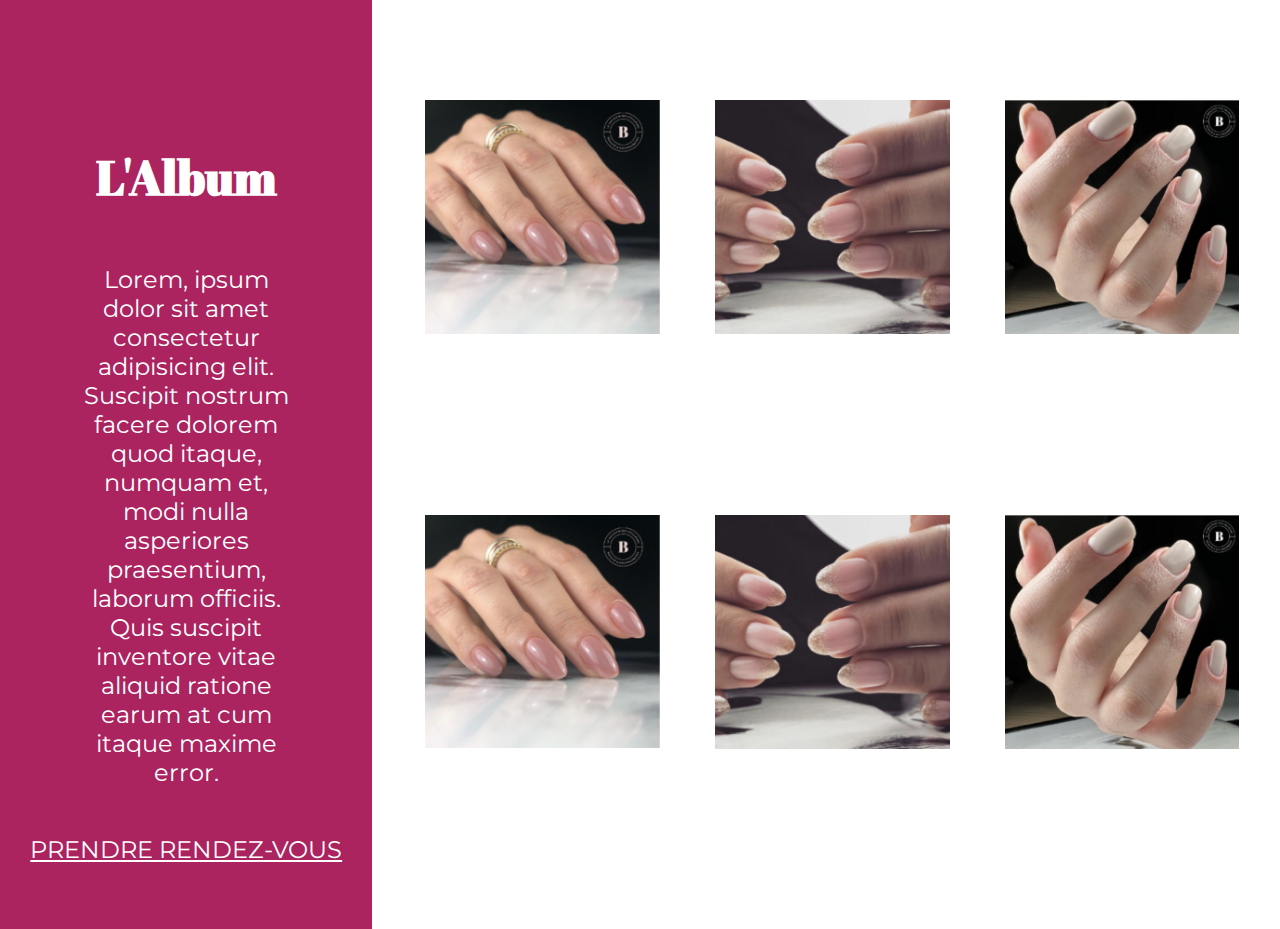
<file: album.html>
<!DOCTYPE html>
<html lang="fr">
<head>
    <meta charset="UTF-8">
    <meta http-equiv="X-UA-Compatible" content="IE=edge">
    <meta name="viewport" content="width=device-width, initial-scale=1.0">
    <title>Le Boudoir - Album</title>

    <link rel="preconnect" href="https://fonts.googleapis.com">
    <link rel="preconnect" href="https://fonts.gstatic.com" crossorigin>
    <link href="https://fonts.googleapis.com/css2?family=Abril+Fatface&family=Josefin+Sans:wght@300;400&family=Montserrat:wght@300&display=swap" rel="stylesheet">

    <link href="css/album.css" rel="stylesheet">
</head>
<body>
    <div class="album">
        <h1>L'Album</h1>
        <p class="text-album">Lorem, ipsum dolor sit amet consectetur adipisicing elit. Suscipit nostrum facere dolorem quod itaque, numquam et, modi nulla asperiores praesentium, laborum officiis. Quis suscipit inventore vitae aliquid ratione earum at cum itaque maxime error.
        </p>
        <a href="https://www.instagram.com/le_boudoir_des_couleurs/">
            <p class="prendre-rdv">PRENDRE RENDEZ-VOUS</p>
        </a>
    </div>
    <div class="container">
        <div class="box">
            <img src="../img/clean-nails-1.png" alt="1">
        </div>
        <div class="box">
            <img src="../img/clean-nails-2.png" alt="2">
        </div>
        <div class="box">
            <img src="../img/clean-nails-3.png" alt="3">
        </div>
        <div class="box">
            <img src="../img/clean-nails-1.png" alt="1">
        </div>
        <div class="box">
            <img src="../img/clean-nails-2.png" alt="2">
        </div>
        <div class="box">
            <img src="../img/clean-nails-3.png" alt="3">
        </div>
    </div>
</body>
</file>
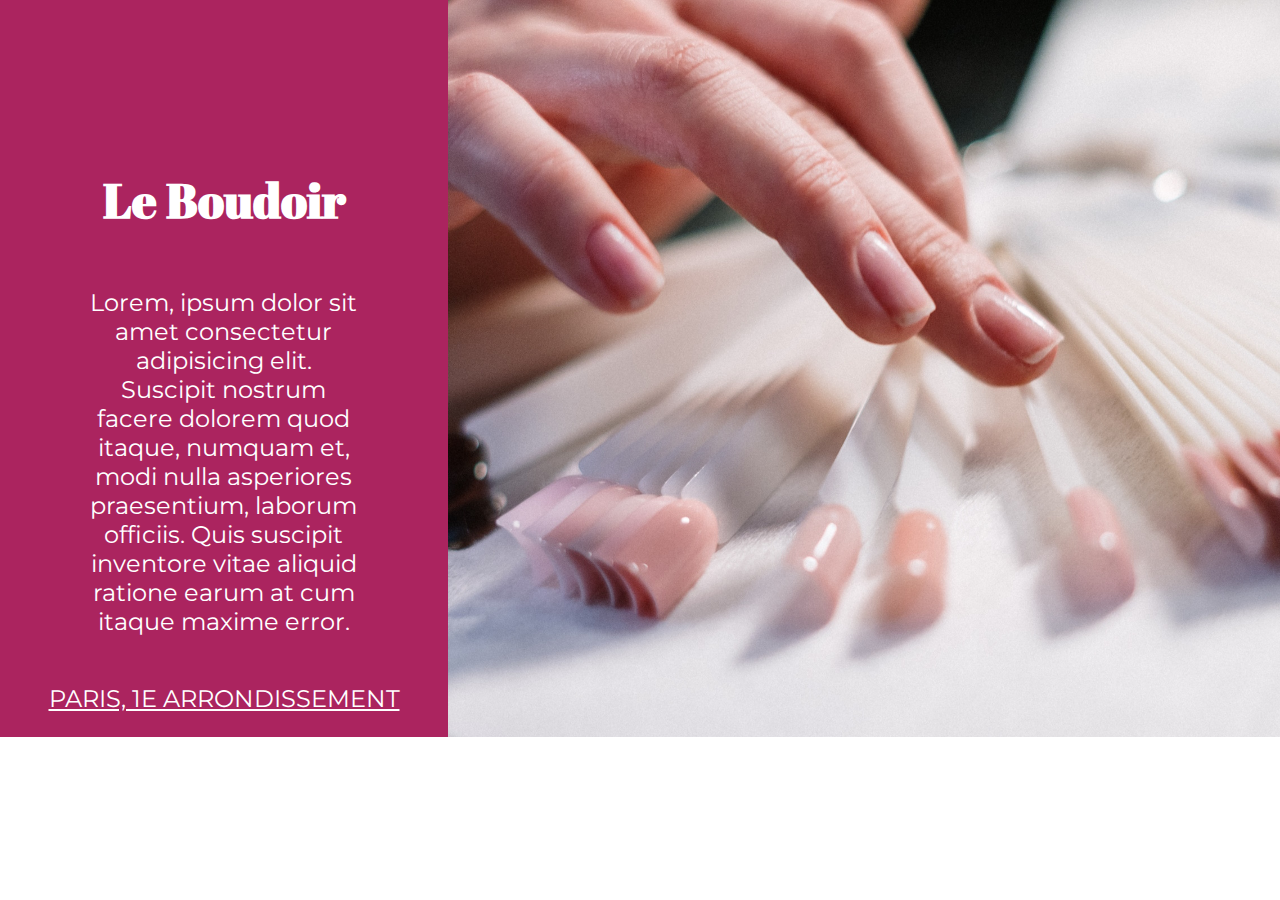
<file: boudoir.html>
<!DOCTYPE html>
<html lang="fr">
<head>
    <meta charset="UTF-8">
    <meta http-equiv="X-UA-Compatible" content="IE=edge">
    <meta name="viewport" content="width=device-width, initial-scale=1.0">
    <title>Le Boudoir - Présentation</title>

    <link rel="preconnect" href="https://fonts.googleapis.com">
    <link rel="preconnect" href="https://fonts.gstatic.com" crossorigin>
    <link href="https://fonts.googleapis.com/css2?family=Abril+Fatface&family=Josefin+Sans:wght@300;400&family=Montserrat:wght@300&display=swap" rel="stylesheet">

    <link href="css/boudoir.css" rel="stylesheet">
</head>
<body>
    <div class="presentation">
        <h1>Le Boudoir</h1>
        <p class="text-presentation">Lorem, ipsum dolor sit amet consectetur adipisicing elit. Suscipit nostrum facere dolorem quod itaque, numquam et, modi nulla asperiores praesentium, laborum officiis. Quis suscipit inventore vitae aliquid ratione earum at cum itaque maxime error.
        </p>
        <p class="lieu-presentation">PARIS, 1E ARRONDISSEMENT</p>
    </div>
    <img class="img-presentation" src="../img/img-presentation-boudoir.jpg" alt="Ongles">
</body>
</file>
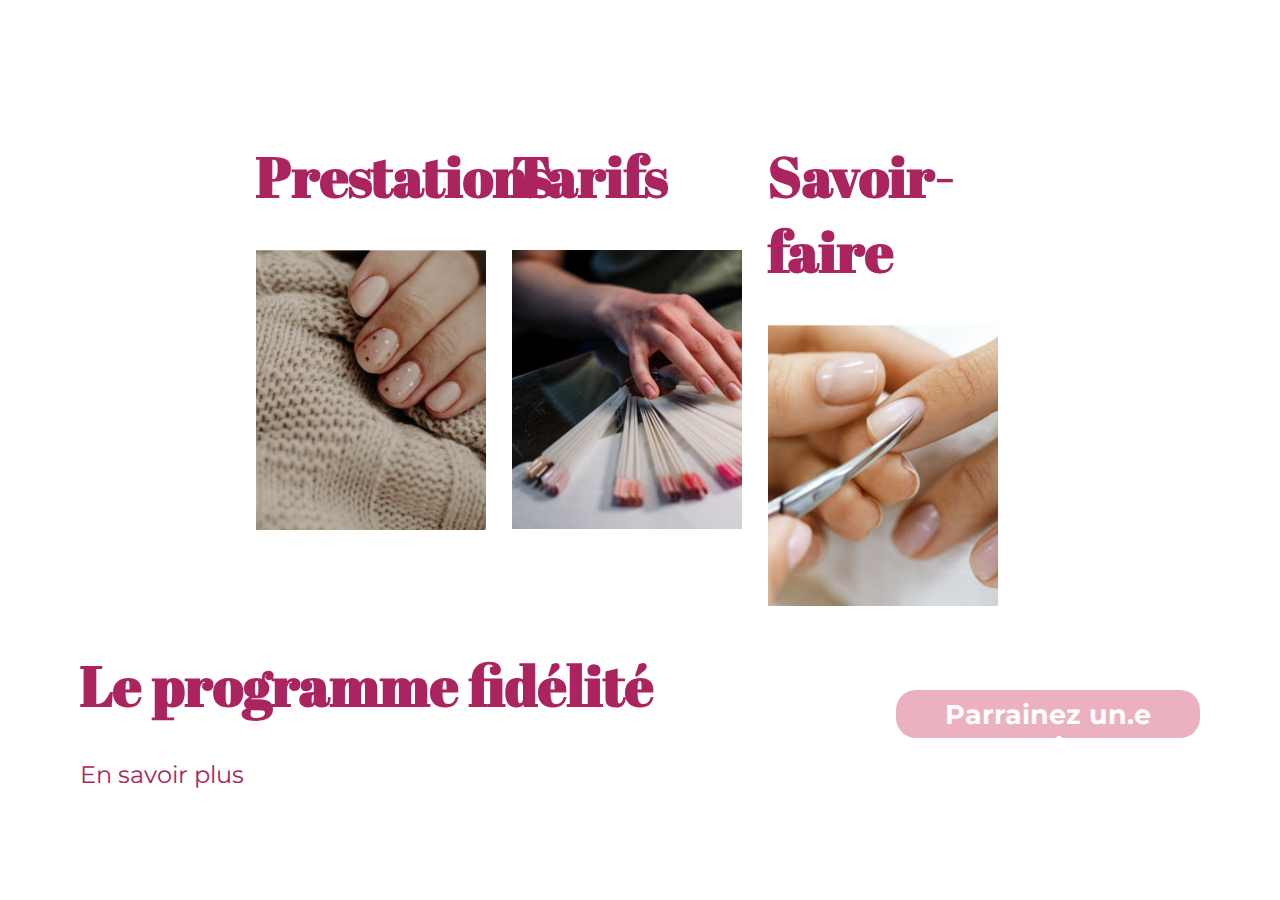
<file: prestations.html>
<!DOCTYPE html>
<html lang="fr">
<head>
    <meta charset="UTF-8">
    <meta http-equiv="X-UA-Compatible" content="IE=edge">
    <meta name="viewport" content="width=device-width, initial-scale=1.0">
    <title>Le Boudoir - Prestations</title>

    <link rel="preconnect" href="https://fonts.googleapis.com">
    <link rel="preconnect" href="https://fonts.gstatic.com" crossorigin>
    <link href="https://fonts.googleapis.com/css2?family=Abril+Fatface&family=Josefin+Sans:wght@300;400&family=Montserrat:wght@300&display=swap" rel="stylesheet">

    <link href="css/prestations.css" rel="stylesheet">
</head>
<body>
    <div class="container">
        <div class="box">
            <h1>Prestations</h1>
            <a href="../album.html">
                <img src="../img/img-prestations.jpg" alt="Prestations">
            </a>
        </div>
        <div class="box">
            <h1>Tarifs</h1>
            <a href="../tarifs.html">
                <img src="../img/img-tarifs.jpg" alt="Tarifs">
            </a>
        </div>
        <div class="box">
            <h1>Savoir-faire</h1>
            <a href="../savoir-faire.html">
                <img src="../img/img-savoir-faire.jpg" alt="Savoir-faire">
            </a>
        </div>
    </div>
    <footer>
        <div>
            <h1>Le programme fidélité</h1>
            <p>En savoir plus</p>
        </div>
        <a class="button-parrainage" href="#">Parrainez un.e ami.e</a>
    </footer>
</body>
</file>
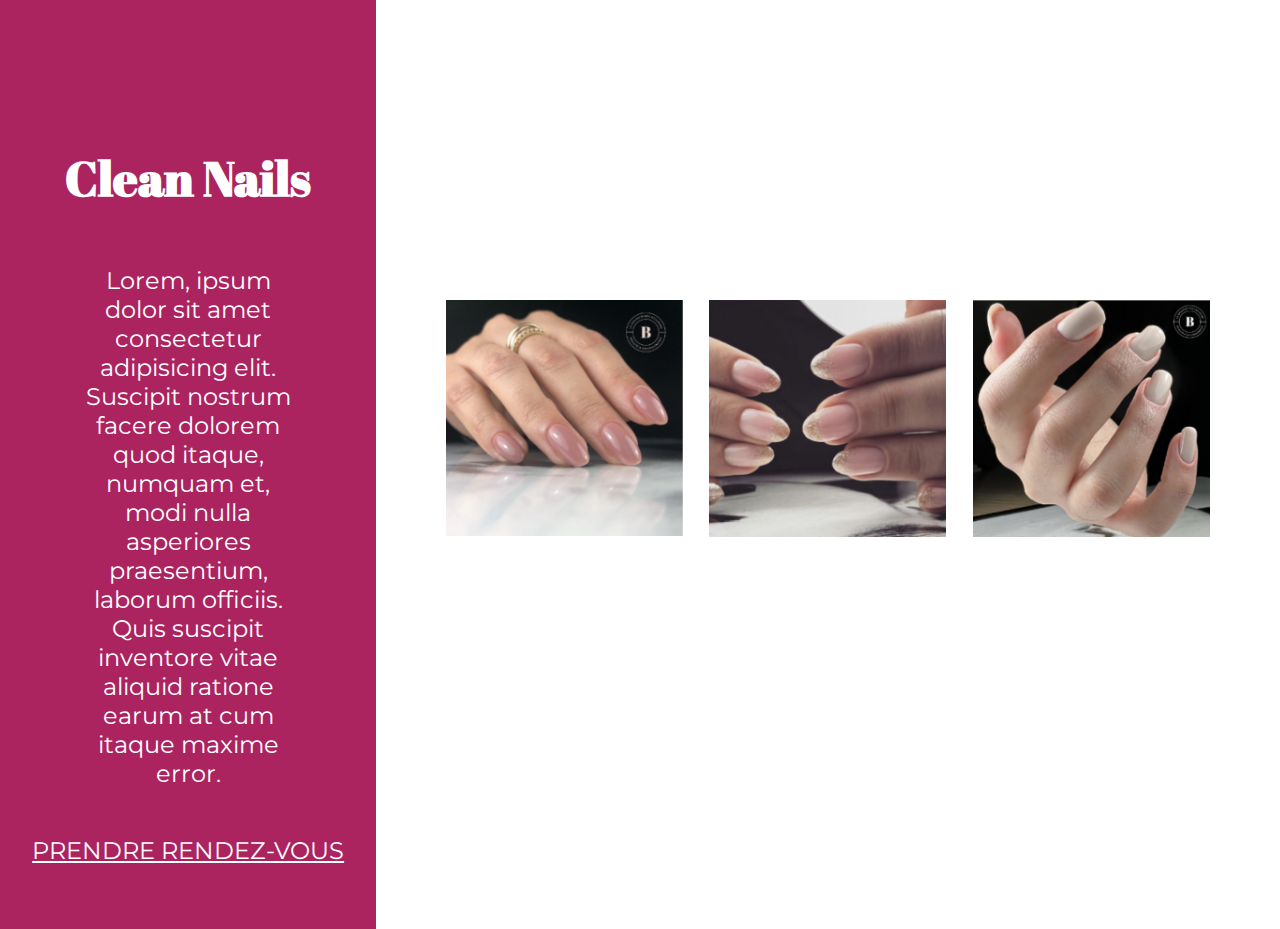
<file: savoir-faire.html>
<!DOCTYPE html>
<html lang="fr">
<head>
    <meta charset="UTF-8">
    <meta http-equiv="X-UA-Compatible" content="IE=edge">
    <meta name="viewport" content="width=device-width, initial-scale=1.0">
    <title>Le Boudoir - Savoir-faire</title>

    <link rel="preconnect" href="https://fonts.googleapis.com">
    <link rel="preconnect" href="https://fonts.gstatic.com" crossorigin>
    <link href="https://fonts.googleapis.com/css2?family=Abril+Fatface&family=Josefin+Sans:wght@300;400&family=Montserrat:wght@300&display=swap" rel="stylesheet">

    <link href="css/savoir-faire.css" rel="stylesheet">
</head>
<body>
    <div class="savoir-faire">
        <h1>Clean Nails</h1>
        <p class="text-savoir-faire">Lorem, ipsum dolor sit amet consectetur adipisicing elit. Suscipit nostrum facere dolorem quod itaque, numquam et, modi nulla asperiores praesentium, laborum officiis. Quis suscipit inventore vitae aliquid ratione earum at cum itaque maxime error.
        </p>
        <a href="https://www.instagram.com/le_boudoir_des_couleurs/">
            <p class="prendre-rdv">PRENDRE RENDEZ-VOUS</p>
        </a>
    </div>
    <div class="container">
        <div class="box">
            <img src="../img/clean-nails-1.png" alt="1">
        </div>
        <div class="box">
            <img src="../img/clean-nails-2.png" alt="2">
        </div>
        <div class="box">
            <img src="../img/clean-nails-3.png" alt="3">
        </div>
    </div>
</body>
</file>
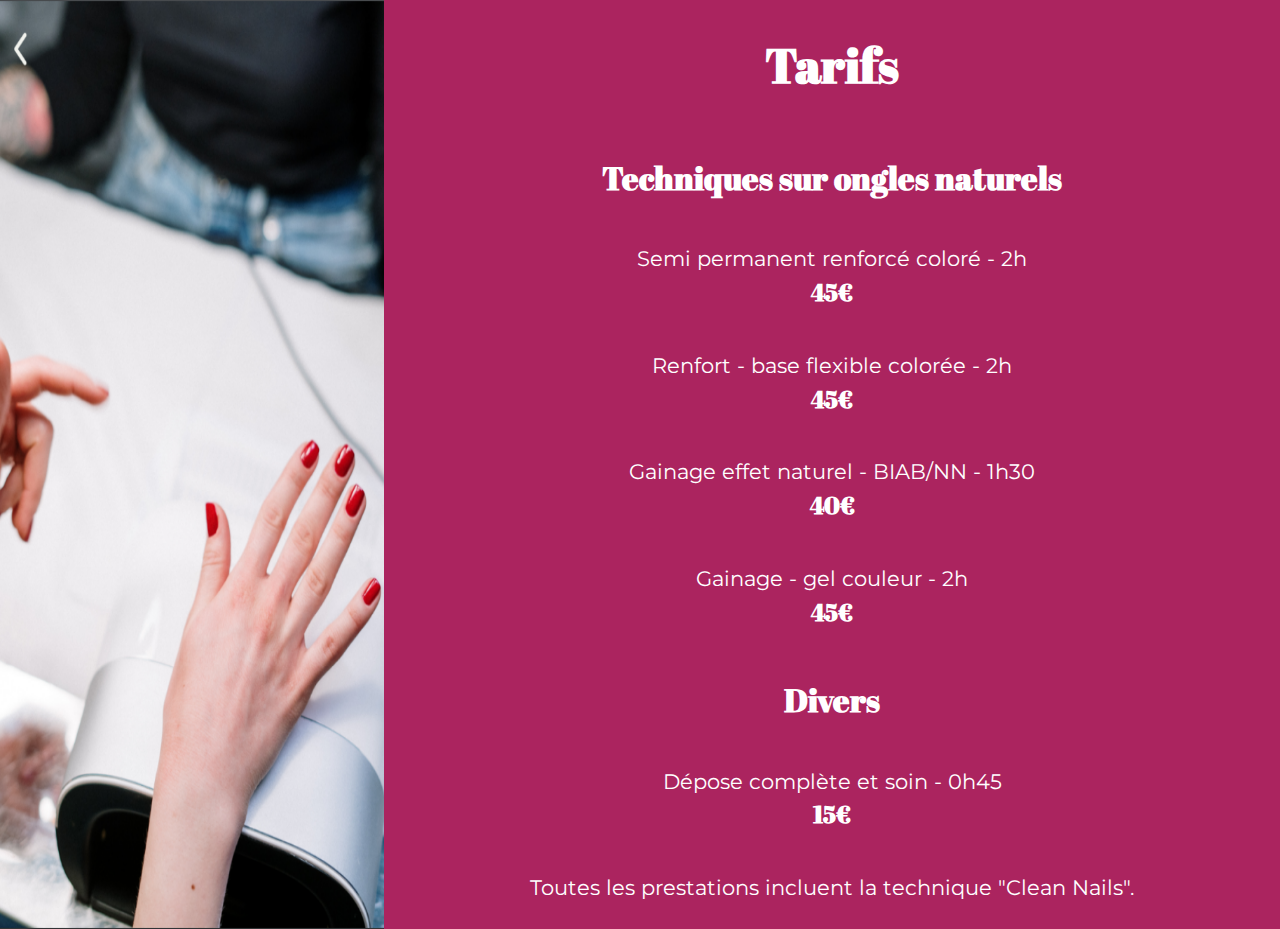
<file: tarifs.html>
<!DOCTYPE html>
<html lang="fr">
<head>
    <meta charset="UTF-8">
    <meta http-equiv="X-UA-Compatible" content="IE=edge">
    <meta name="viewport" content="width=device-width, initial-scale=1.0">
    <title>Le Boudoir - Tarifs</title>

    <link rel="preconnect" href="https://fonts.googleapis.com">
    <link rel="preconnect" href="https://fonts.gstatic.com" crossorigin>
    <link href="https://fonts.googleapis.com/css2?family=Abril+Fatface&family=Josefin+Sans:wght@300;400&family=Montserrat:wght@300&display=swap" rel="stylesheet">

    <link href="css/tarifs.css" rel="stylesheet">
</head>
<body>
    <img src="../img/img-tarifs.png" alt="Tarifs">
    <div class="tarifs">
        <h1>Tarifs</h1>
        <h2>Techniques sur ongles naturels</h2>
        <p>Semi permanent renforcé coloré - 2h</p>
        <h3>45€</h3>
        <p>Renfort - base flexible colorée - 2h</p>
        <h3>45€</h3>
        <p>Gainage effet naturel - BIAB/NN - 1h30</p>
        <h3>40€</h3>
        <p>Gainage - gel couleur - 2h</p>
        <h3>45€</h3>
        <h2>Divers</h2>
        <p>Dépose complète et soin - 0h45</p>
        <h3>15€</h3>
        <p>Toutes les prestations incluent la technique "Clean Nails".</p>
    </div>
</body>
</file>
<file: css/album.css>
body {
    margin: 0;
    padding: 0;
    font-family: 'Montserrat', sans-serif;
    display: flex;
    flex-direction: row;
}

.album {
    width: 30%;
    height: 929px;
    display: flex;
    flex-direction: column;
    align-items: center;
    background-color: #ab245f;
}

h1 {
    font-family: 'Abril Fatface', cursive;
    color: white;
    font-size: 3rem;
    padding-top: 30%;
}

.text-album {
    width: 60%;
    font-size: 1.5rem;
    color: white;
    text-align: center;
}

.prendre-rdv {
    font-size: 1.5rem;
    color: white;
    text-decoration: underline;
}

.container {
    padding-top: 100px;
    width: 70%;
    display: flex;
    flex-wrap: wrap;
    justify-content: space-around;
    margin-left: 3%;
}

.box {
    width: 30%;
}

img {
    width: 90%;
}
</file>
<file: css/boudoir.css>
body {
    margin: 0;
    padding: 0;
    font-family: 'Montserrat', sans-serif;
    display: flex;
    flex-direction: row;
}

.presentation {
    width: 35%;
    display: flex;
    flex-direction: column;
    align-items: center;
    background-color: #ab245f;
}

h1 {
    font-family: 'Abril Fatface', cursive;
    color: white;
    font-size: 3rem;
    padding-top: 30%;
}

.text-presentation {
    width: 60%;
    font-size: 1.5rem;
    color: white;
    text-align: center;
}

.lieu-presentation {
    font-size: 1.5rem;
    color: white;
    text-decoration: underline;
}

.img-presentation {
    width: 65%;
}
</file>
<file: css/prestations.css>
body {
    margin: 0;
    padding: 0;
    font-family: 'Montserrat', sans-serif;
}

.container {
    padding-top: 100px;
    display: flex;
    flex-direction: row;
    justify-content: center;
}

.box {
    width: 20%;
}

h1 {
    font-family: 'Abril Fatface', cursive;
    color: #ab245f;
    font-size: 3.5rem;
}

img {
    width: 90%;
}

footer {
    display: flex;
    flex-direction: row;
    justify-content: space-between;
    margin-left: 5rem;
    margin-right: 5rem;
}

p {
    color: #ab245f;
    font-size: 1.5rem;
}

.button-parrainage {
    width: 18rem;
    height: 2rem;
    border-radius: 20px;
    background-color: #ebb1c0;
    font-size: 1.7rem;
    font-family: 'Montserrat', sans-serif;
    font-weight: bold;
    color: white;
    text-align: center;
    text-decoration: none;
    padding: 0.5rem 0.5rem;
    margin-top: 5rem;
}

.button-parrainage:hover {
    text-decoration: underline;
}
</file>
<file: css/savoir-faire.css>
body {
    margin: 0;
    padding: 0;
    font-family: 'Montserrat', sans-serif;
    display: flex;
    flex-direction: row;
}

.savoir-faire {
    width: 30%;
    height: 929px;
    display: flex;
    flex-direction: column;
    align-items: center;
    background-color: #ab245f;
}

h1 {
    font-family: 'Abril Fatface', cursive;
    color: white;
    font-size: 3rem;
    padding-top: 30%;
}

.text-savoir-faire {
    width: 60%;
    font-size: 1.5rem;
    color: white;
    text-align: center;
}

.prendre-rdv {
    font-size: 1.5rem;
    color: white;
    text-decoration: underline;
}

.container {
    padding-top: 300px;
    width: 70%;
    display: flex;
    flex-direction: row;
    justify-content: center;
    margin-left: 2%;
}

.box {
    width: 30%;
}

img {
    width: 90%;
}
</file>
<file: css/tarifs.css>
body {
    margin: 0;
    padding: 0;
    font-family: 'Montserrat', sans-serif;
    display: flex;
    flex-direction: row;
}

img {
    width: 30%;
    height: 929px;
}

.tarifs {
    width: 70%;
    display: flex;
    flex-direction: column;
    align-items: center;
    background-color: #ab245f;
}

h1 {
    font-family: 'Abril Fatface', cursive;
    color: white;
    font-size: 3rem;
}

h2 {
    font-family: 'Abril Fatface', cursive;
    color: white;
    font-size: 2rem;
}

p {
    color: white;
    font-size: 1.3rem;
}

h3 {
    font-family: 'Abril Fatface', cursive;
    color: white;
    font-size: 1.5rem;
    margin-top: -1rem;
}
</file>
